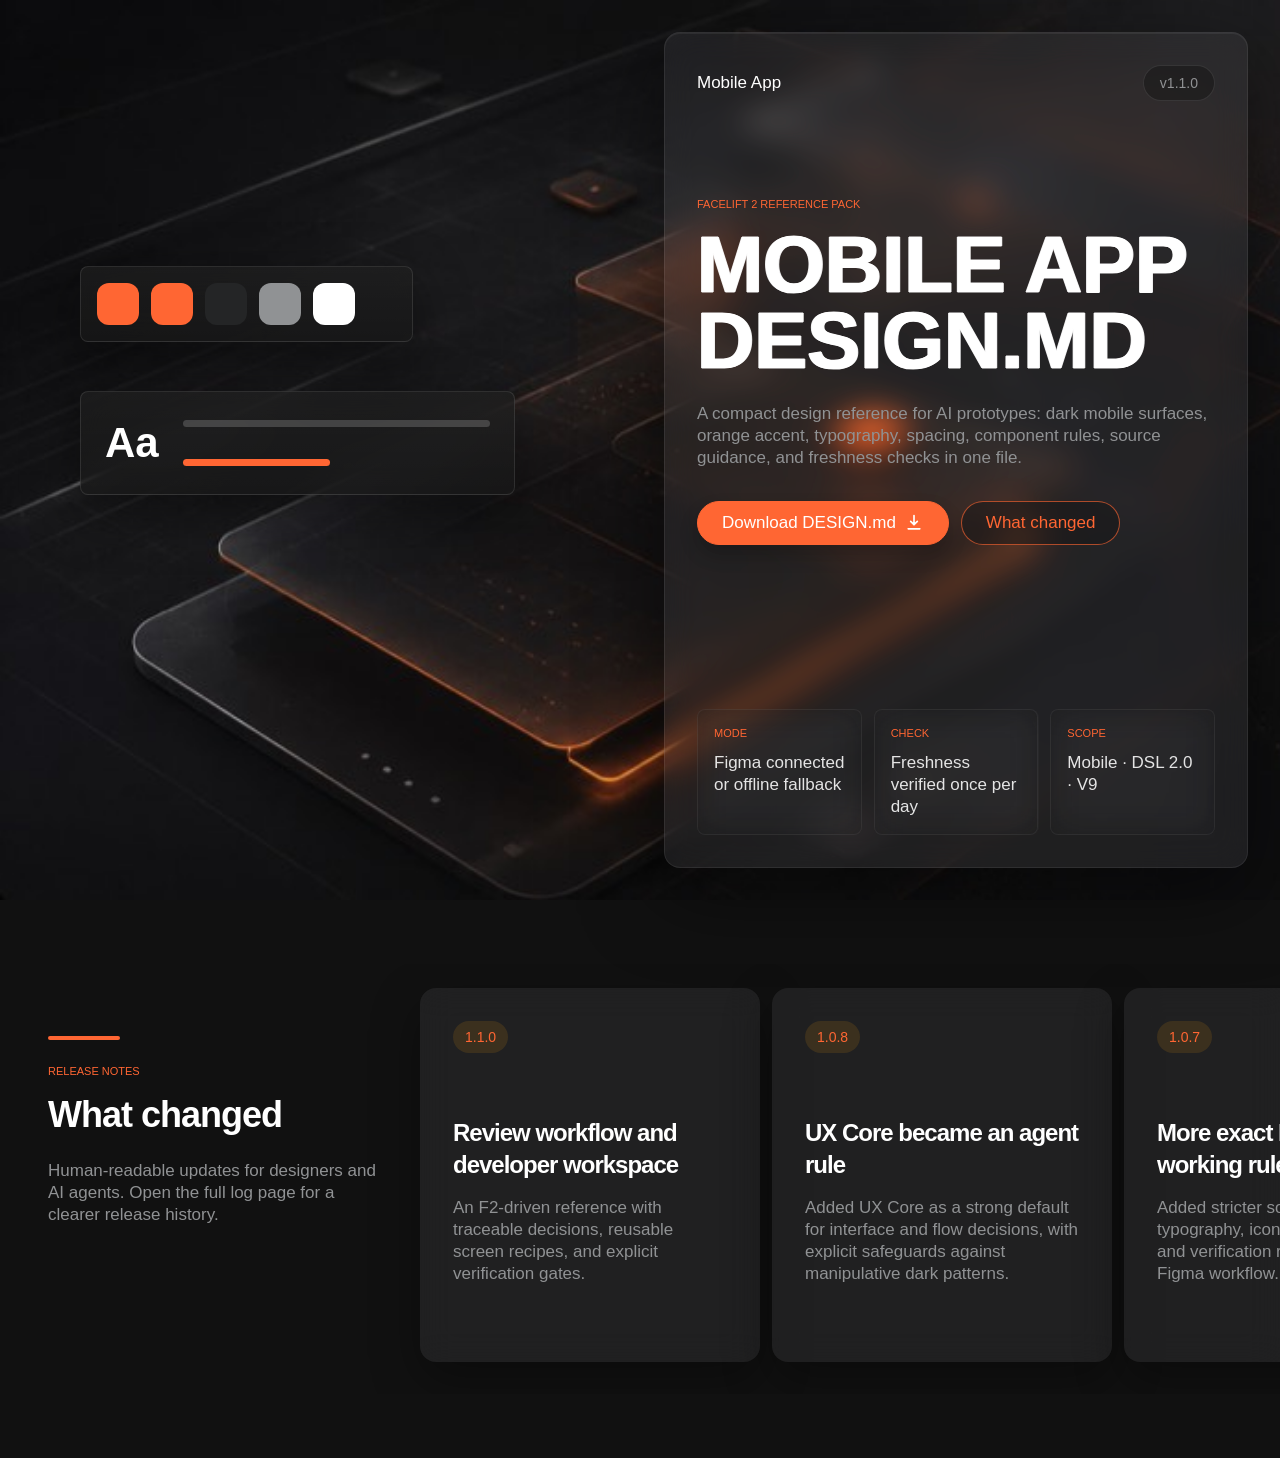
<file: docs/index.html>
<!doctype html>
<html lang="en">
  <head>
    <meta charset="utf-8" />
    <meta name="viewport" content="width=device-width, initial-scale=1" />
    <title>Mobile App DESIGN.md</title>
    <meta
      name="description"
      content="A reusable Mobile App design reference for AI-assisted prototypes."
    />
    <link rel="stylesheet" href="./styles.css" />
    <link rel="stylesheet" href="./layout-fix.css?v=release-header-fix-20260720" />
  </head>
  <body>
    <main class="page-shell">
      <section class="hero" aria-labelledby="page-title">
        <div class="scene" aria-hidden="true">
          <div class="token-card token-card--colors">
            <span></span>
            <span></span>
            <span></span>
            <span></span>
            <span></span>
          </div>
          <div class="token-card token-card--type">
            <b>Aa</b>
            <span></span>
            <span></span>
          </div>
        </div>

        <section class="content-card">
          <header class="topbar" aria-label="Page header">
            <a class="brand" href="./index.html">
              <span>Mobile App</span>
            </a>
            <span class="version">v1.1.0</span>
          </header>

          <div class="hero-copy">
            <p class="eyebrow">Facelift 2 reference pack</p>
            <h1 id="page-title">Mobile App DESIGN.md</h1>
            <p class="summary">
              A compact design reference for AI prototypes: dark mobile surfaces,
              orange accent, typography, spacing, component rules, source guidance,
              and freshness checks in one file.
            </p>
          </div>

          <div class="actions" aria-label="Primary actions">
            <a
              class="button button--primary"
              href="./DESIGN.md"
              download="DESIGN.md"
              data-download-md
            >
              <span>Download DESIGN.md</span>
              <svg viewBox="0 0 24 24" aria-hidden="true">
                <path
                  d="M12 3v11m0 0 4-4m-4 4-4-4M5 19h14"
                  fill="none"
                  stroke="currentColor"
                  stroke-width="2"
                  stroke-linecap="round"
                  stroke-linejoin="round"
                />
              </svg>
            </a>
            <a class="button button--secondary" href="./changelog.html">What changed</a>
          </div>

          <dl class="meta-grid" aria-label="Design reference details">
            <div>
              <dt>Mode</dt>
              <dd>Figma connected or offline fallback</dd>
            </div>
            <div>
              <dt>Check</dt>
              <dd>Freshness verified once per day</dd>
            </div>
            <div>
              <dt>Scope</dt>
              <dd>Mobile · DSL 2.0 · V9</dd>
            </div>
          </dl>
        </section>
      </section>

      <section class="updates" id="updates" aria-labelledby="updates-title">
        <div class="update-grid" aria-label="Recent release notes">
          <div class="updates__header">
            <p class="eyebrow">Release notes</p>
            <h2 id="updates-title">What changed</h2>
            <p>
              Human-readable updates for designers and AI agents. Open the full
              log page for a clearer release history.
            </p>
          </div>

          <a class="update-card" href="./changelog.html#v1-1-0" data-update-modal="v1-1-0"><span class="update-card__version">1.1.0</span><h3>Review workflow and developer workspace</h3><p>An F2-driven reference with traceable decisions, reusable screen recipes, and explicit verification gates.</p></a>

          <a class="update-card" href="./changelog.html#v1-0-8" data-update-modal="v1-0-8">
            <span class="update-card__version">1.0.8</span>
            <h3>UX Core became an agent rule</h3>
            <p>
              Added UX Core as a strong default for interface and flow decisions,
              with explicit safeguards against manipulative dark patterns.
            </p>
          </a>

          <a class="update-card" href="./changelog.html#v1-0-7" data-update-modal="v1-0-7">
            <span class="update-card__version">1.0.7</span>
            <h3>More exact Figma working rules</h3>
            <p>
              Added stricter source, spacing, typography, icon, card, category,
              and verification rules from the active Figma workflow.
            </p>
          </a>

          <a class="update-card" href="./changelog.html#v1-0-6" data-update-modal="v1-0-6">
            <span class="update-card__version">1.0.6</span>
            <h3>DSL rules became mandatory</h3>
            <p>
              Locked the rule that design references, review pages, and AI
              outputs must use Mobile App tokens, styles, spacing, radii, and
              components instead of invented values.
            </p>
          </a>

          <a class="update-card" href="./changelog.html#v1-0-5" data-update-modal="v1-0-5">
            <span class="update-card__version">1.0.5</span>
            <h3>Sharper AI-agent rules</h3>
            <p>
              Added stricter guidance for exact source transfer, no invented
              values, token/style binding, and clear DRAFT labeling when a
              source node is unavailable.
            </p>
          </a>

          <a class="update-card" href="./changelog.html#v1-0-4" data-update-modal="v1-0-4">
            <span class="update-card__version">1.0.4</span>
            <h3>Expanded Facelift 2 coverage</h3>
            <p>
              Documented the F2 direction for airier dark surfaces, orange
              active states, glass plates, Tabbar, Top Navigation, badges, and
              migration decisions.
            </p>
          </a>

          <a class="update-card" href="./changelog.html#v1-0-3" data-update-modal="v1-0-3">
            <span class="update-card__version">1.0.3</span>
            <h3>Added source links and fallbacks</h3>
            <p>
              Added Figma source references, connected-mode recommendations,
              offline fallback tokens, and once-per-day freshness checks.
            </p>
          </a>

          <a class="update-card" href="./changelog.html#v1-0-2" data-update-modal="v1-0-2">
            <span class="update-card__version">1.0.2</span>
            <h3>Online package added</h3>
            <p>
              Added the downloadable package, canonical links, a lightweight
              version manifest, and a first public landing page.
            </p>
          </a>

          <a class="update-card" href="./changelog.html#v1-0-1" data-update-modal="v1-0-1">
            <span class="update-card__version">1.0.1</span>
            <h3>Freshness checks</h3>
            <p>
              Taught agents to verify the canonical version once per day and
              warn clearly when a local file is stale.
            </p>
          </a>

          <a class="update-card" href="./changelog.html#v1-0-0" data-update-modal="v1-0-0">
            <span class="update-card__version">1.0.0</span>
            <h3>First usable draft</h3>
            <p>
              Collected the first compact rules for colors, typography,
              components, Figma sources, and AI-agent usage.
            </p>
          </a>

          <a class="update-card update-card--show-all" href="./changelog.html">
            <span>Show all</span>
          </a>
        </div>
      </section>
    </main>

    <div class="update-modal" hidden>
      <div class="update-modal__scrim" data-close-update-modal></div>
      <section
        class="update-modal__panel"
        role="dialog"
        aria-modal="true"
        aria-labelledby="update-modal-title"
        aria-describedby="update-modal-body"
        tabindex="-1"
      >
        <button class="update-modal__close" type="button" aria-label="Close update details" data-close-update-modal>
          <svg viewBox="0 0 24 24" aria-hidden="true">
            <path
              d="m6 6 12 12M18 6 6 18"
              fill="none"
              stroke="currentColor"
              stroke-width="2"
              stroke-linecap="round"
            />
          </svg>
        </button>
        <span class="update-modal__version"></span>
        <div class="update-modal__content">
          <h2 id="update-modal-title"></h2>
          <p id="update-modal-body"></p>
          <span class="update-modal__section-label">Included</span>
          <ul class="update-modal__list"></ul>
        </div>
      </section>
    </div>

    <script src="./design-md-data.js?v=1.1.0"></script>
    <script>
      const updates = {
        "v1-1-0": {"version": "1.1.0", "title": "Review workflow and developer workspace", "body": "An F2-driven reference with traceable decisions, reusable screen recipes, and explicit verification gates.", "items": ["Separate observed, proposed, approved, implemented, and verified states.", "Review variants in small visual packets and continue independent work.", "Keep visual generation separate from jurisdiction and product behavior.", "Inspect components, resize screens, compare generations, and export matching recipes.", "Retain instrument-label meanings while adopting their approved shared neutral F1/F2 treatment."]},
        "v1-0-8": {
          version: "1.0.8",
          title: "UX Core became an agent rule",
          body: "This update makes cognitive UX heuristics part of the agent's normal interface and flow design process without replacing the Mobile App design system.",
          items: [
            "Use applicable UX Core heuristics as a strong default for roughly 80% of discretionary UX decisions.",
            "Translate selected heuristics into concrete hierarchy, wording, grouping, feedback, disclosure, and interaction decisions.",
            "Do not use framing, anchoring, loss aversion, authority, social proof, defaults, or urgency to create dark patterns."
          ]
        },
        "v1-0-7": {
          version: "1.0.7",
          title: "More exact Figma working rules",
          body: "This update brought the public agent reference closer to the active Mobile App Figma working rules.",
          items: [
            "Fix broken masters instead of patching visible instances and preserve text-style bindings.",
            "Use exact spacing variables, source icon instances, and established card/category patterns.",
            "Verify affected components visually and keep repeated structures reusable."
          ]
        },
        "v1-0-6": {
          version: "1.0.6",
          title: "DSL rules became mandatory",
          body: "This update makes the reference stricter: every visible artifact should use the Mobile App design system instead of plausible one-off values.",
          items: [
            "Use existing tokens, text styles, spacing, radii, effects, icons, and components first.",
            "Translate requests like more air, larger text, or stronger rounding through the DSL scale.",
            "Update DESIGN.md, changelog, manifest, and the site when substantial DSL or agent rules change."
          ]
        },
        "v1-0-5": {
          version: "1.0.5",
          title: "Sharper AI-agent rules",
          body: "This update tightens the working rules for AI agents using the Mobile App reference pack.",
          items: [
            "Transfer source values exactly instead of inventing plausible replacements.",
            "Keep Figma text styles, color variables, spacing, radii, and component bindings intact.",
            "Use DRAFT labels only when a real source node is technically unavailable."
          ]
        },
        "v1-0-4": {
          version: "1.0.4",
          title: "Expanded Facelift 2 coverage",
          body: "The reference now describes more of the Facelift 2 direction for mobile surfaces and navigation.",
          items: [
            "Airier dark UI with matte-glass plates where the product actually uses them.",
            "One orange accent source for active states and emphasis.",
            "Migration notes for Tabbar, Top Navigation, badges, and stage-based component decisions."
          ]
        },
        "v1-0-3": {
          version: "1.0.3",
          title: "Added source links and fallbacks",
          body: "This version makes the source-of-truth path clearer for people and AI tools.",
          items: [
            "Added Figma source references for connected workflows.",
            "Documented offline fallback rules when Figma access is unavailable.",
            "Added once-per-day freshness checks for long-running work."
          ]
        },
        "v1-0-2": {
          version: "1.0.2",
          title: "Online package added",
          body: "The DESIGN.md package became easier to share and download from a small landing page.",
          items: [
            "Added a downloadable DESIGN.md flow.",
            "Added canonical links and a lightweight version manifest.",
            "Separated the human-readable changelog from the technical markdown file."
          ]
        },
        "v1-0-1": {
          version: "1.0.1",
          title: "Freshness checks",
          body: "AI agents now have a clear rule for checking whether their local reference is still current.",
          items: [
            "Verify the canonical version once per day.",
            "Warn clearly when the local file is stale.",
            "Continue using the file only after the freshness status is known."
          ]
        },
        "v1-0-0": {
          version: "1.0.0",
          title: "First usable draft",
          body: "The first compact reference collected the essentials needed for AI-assisted mobile prototypes.",
          items: [
            "Core colors, typography, spacing, and component rules.",
            "Links to the main Figma sources.",
            "Initial guidance for connected and offline usage."
          ]
        }
      };

      const modal = document.querySelector(".update-modal");
      const modalPanel = document.querySelector(".update-modal__panel");
      const modalVersion = document.querySelector(".update-modal__version");
      const modalTitle = document.querySelector("#update-modal-title");
      const modalBody = document.querySelector("#update-modal-body");
      const modalList = document.querySelector(".update-modal__list");
      function openUpdateModal(id) {
        const update = updates[id];
        if (!modal || !update) return;
        modalVersion.textContent = update.version;
        modalTitle.textContent = update.title;
        modalBody.textContent = update.body;
        modalList.replaceChildren(
          ...update.items.map((item) => {
            const li = document.createElement("li");
            li.textContent = item;
            return li;
          })
        );
        modal.hidden = false;
        document.body.classList.add("modal-open");
        requestAnimationFrame(() => {
          modal.classList.add("is-open");
          modalPanel?.focus();
        });
      }

      function closeUpdateModal() {
        if (!modal) return;
        modal.classList.remove("is-open");
        document.body.classList.remove("modal-open");
        window.setTimeout(() => {
          modal.hidden = true;
        }, 180);
      }

      document.querySelectorAll("[data-update-modal]").forEach((card) => {
        card.addEventListener("click", (event) => {
          event.preventDefault();
          openUpdateModal(card.getAttribute("data-update-modal"));
        });
      });

      document.querySelectorAll("[data-close-update-modal]").forEach((control) => {
        control.addEventListener("click", closeUpdateModal);
      });

      document.addEventListener("keydown", (event) => {
        if (event.key === "Escape" && modal && !modal.hidden) {
          closeUpdateModal();
        }
      });

    </script>
  <script>document.querySelectorAll('[data-download-md]').forEach(link => {
          link.addEventListener('click', event => {
            const data = window.MOBILE_APP_DESIGN_MD;
            if (!data) return;
            event.preventDefault();
            const url = URL.createObjectURL(new Blob([data.design], {type:'text/markdown;charset=utf-8'}));
            const anchor = document.createElement('a'); anchor.href = url; anchor.download = 'DESIGN.md';
            anchor.click(); setTimeout(() => URL.revokeObjectURL(url), 1000);
          }); });</script>
</body>
</html>
</file>
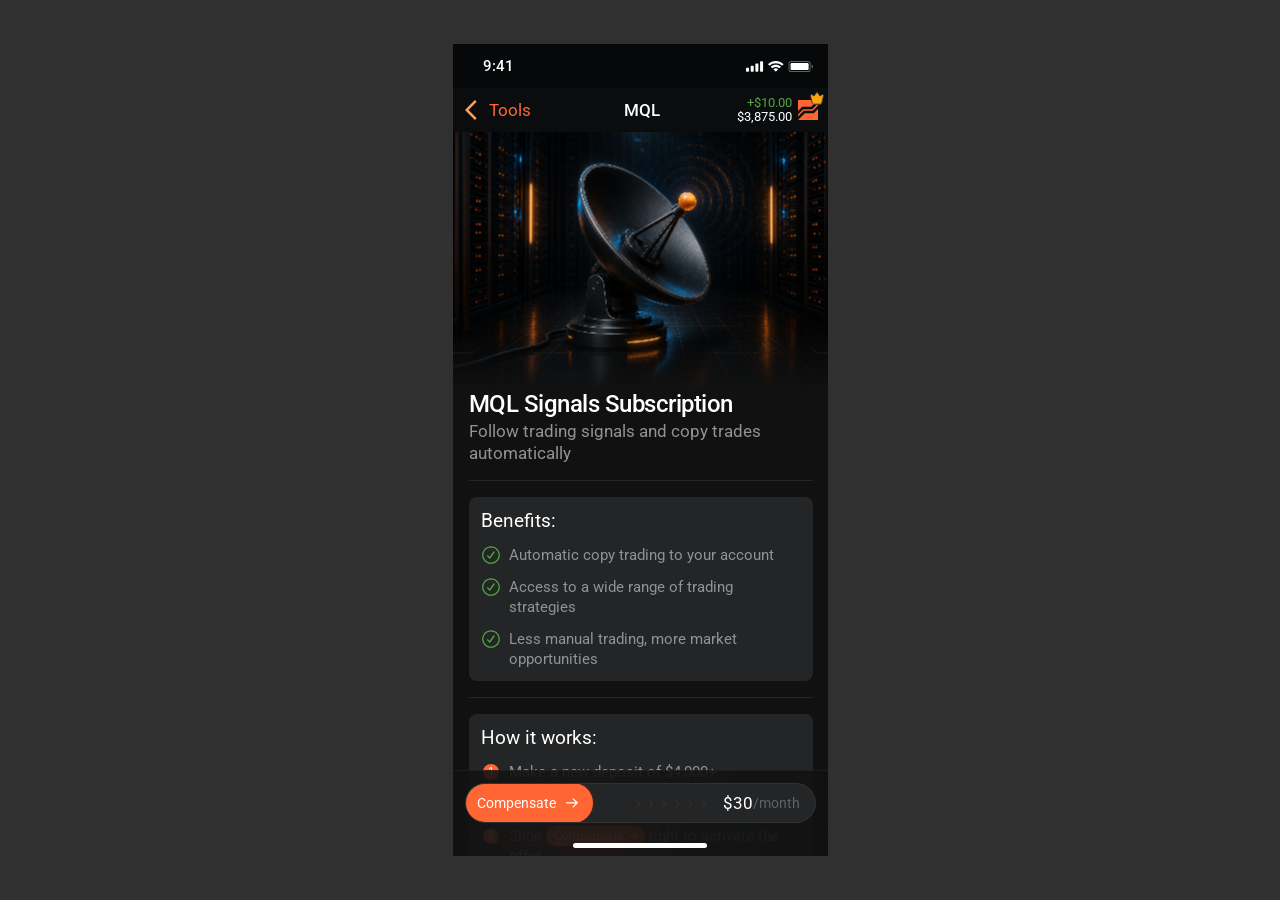
<file: docs/prototypes/mql-compensation/index.html>
<!doctype html>
<html lang="en">
<head>
  <meta charset="utf-8">
  <meta name="viewport" content="width=device-width, initial-scale=1, viewport-fit=cover">
  <meta name="theme-color" content="#111111">
  <title>MQL Compensation Prototype</title>
  <link rel="stylesheet" href="./styles.css?v=3">
</head>
<body>
  <div class="phone" data-state="idle">
    <div class="status-bar" aria-label="iPhone status bar">
      <span>9:41</span>
      <img src="./assets/status-icons.svg" alt="">
    </div>

    <header class="nav-bar">
      <button type="button" class="back-button" aria-label="Back to Tools">
        <img src="./assets/back.svg" alt="">
        <span>Tools</span>
      </button>
      <strong>MQL</strong>
      <div class="account" aria-label="Account balance 3,875 dollars">
        <span class="account-copy"><b>+$10.00</b><span>$3,875.00</span></span>
        <span class="account-icon">
          <img src="./assets/account-logo.svg" alt="">
          <img src="./assets/account-status.svg" alt="">
        </span>
      </div>
    </header>

    <main class="content">
      <div class="hero"><img src="./assets/mql-satellite.png" alt="Satellite dish in a dark server room"></div>

      <section class="main-info">
        <div class="intro">
          <h1>MQL Signals Subscription</h1>
          <p>Follow trading signals and copy trades automatically</p>
        </div>

        <div class="divider"></div>

        <article class="card">
          <h2>Benefits:</h2>
          <ul class="benefits">
            <li><span class="icon icon-check" aria-hidden="true"></span><span>Automatic copy trading to your account</span></li>
            <li><span class="icon icon-check" aria-hidden="true"></span><span>Access to a wide range of trading strategies</span></li>
            <li><span class="icon icon-check" aria-hidden="true"></span><span>Less manual trading, more market opportunities</span></li>
          </ul>
        </article>

        <div class="divider"></div>

        <article class="card how-card">
          <h2>How it works:</h2>
          <ol class="steps">
            <li><span class="step-number">1</span><span>Make a new deposit of $4,000+</span></li>
            <li><span class="step-number">2</span><span>Subscribe to MQL Signals</span></li>
            <li>
              <span class="step-number">3</span>
              <span>Slide <span class="inline-button">Compensate <img src="./assets/button-arrow.svg" alt=""></span> right to activate the offer</span>
            </li>
            <li><span class="step-number">4</span><span>Receive compensation of up to $30/month</span></li>
          </ol>
        </article>
      </section>
    </main>

    <footer class="toolbar">
      <div class="slider-track">
        <div class="slide-state">
          <div class="chevrons" aria-hidden="true">
            <span class="icon icon-chevron"></span>
            <span class="icon icon-chevron"></span>
            <span class="icon icon-chevron"></span>
            <span class="icon icon-chevron"></span>
            <span class="icon icon-chevron"></span>
            <span class="icon icon-chevron"></span>
          </div>
          <div class="price"><b>$30</b><span>/month</span></div>
          <button class="slider-thumb" type="button" aria-label="Slide right to request compensation">
            <span>Compensate</span><img src="./assets/button-arrow.svg" alt="">
          </button>
        </div>

        <div class="requested-state" aria-live="polite" aria-hidden="true">
          <span class="requested-copy"><span class="icon icon-clock" aria-hidden="true"></span>Compensation requested</span>
          <div class="price"><b>$30</b><span>/month</span></div>
        </div>
      </div>
      <div class="home-indicator" aria-hidden="true"></div>
    </footer>
  </div>
  <script src="./app.js?v=3"></script>
</body>
</html>
</file>
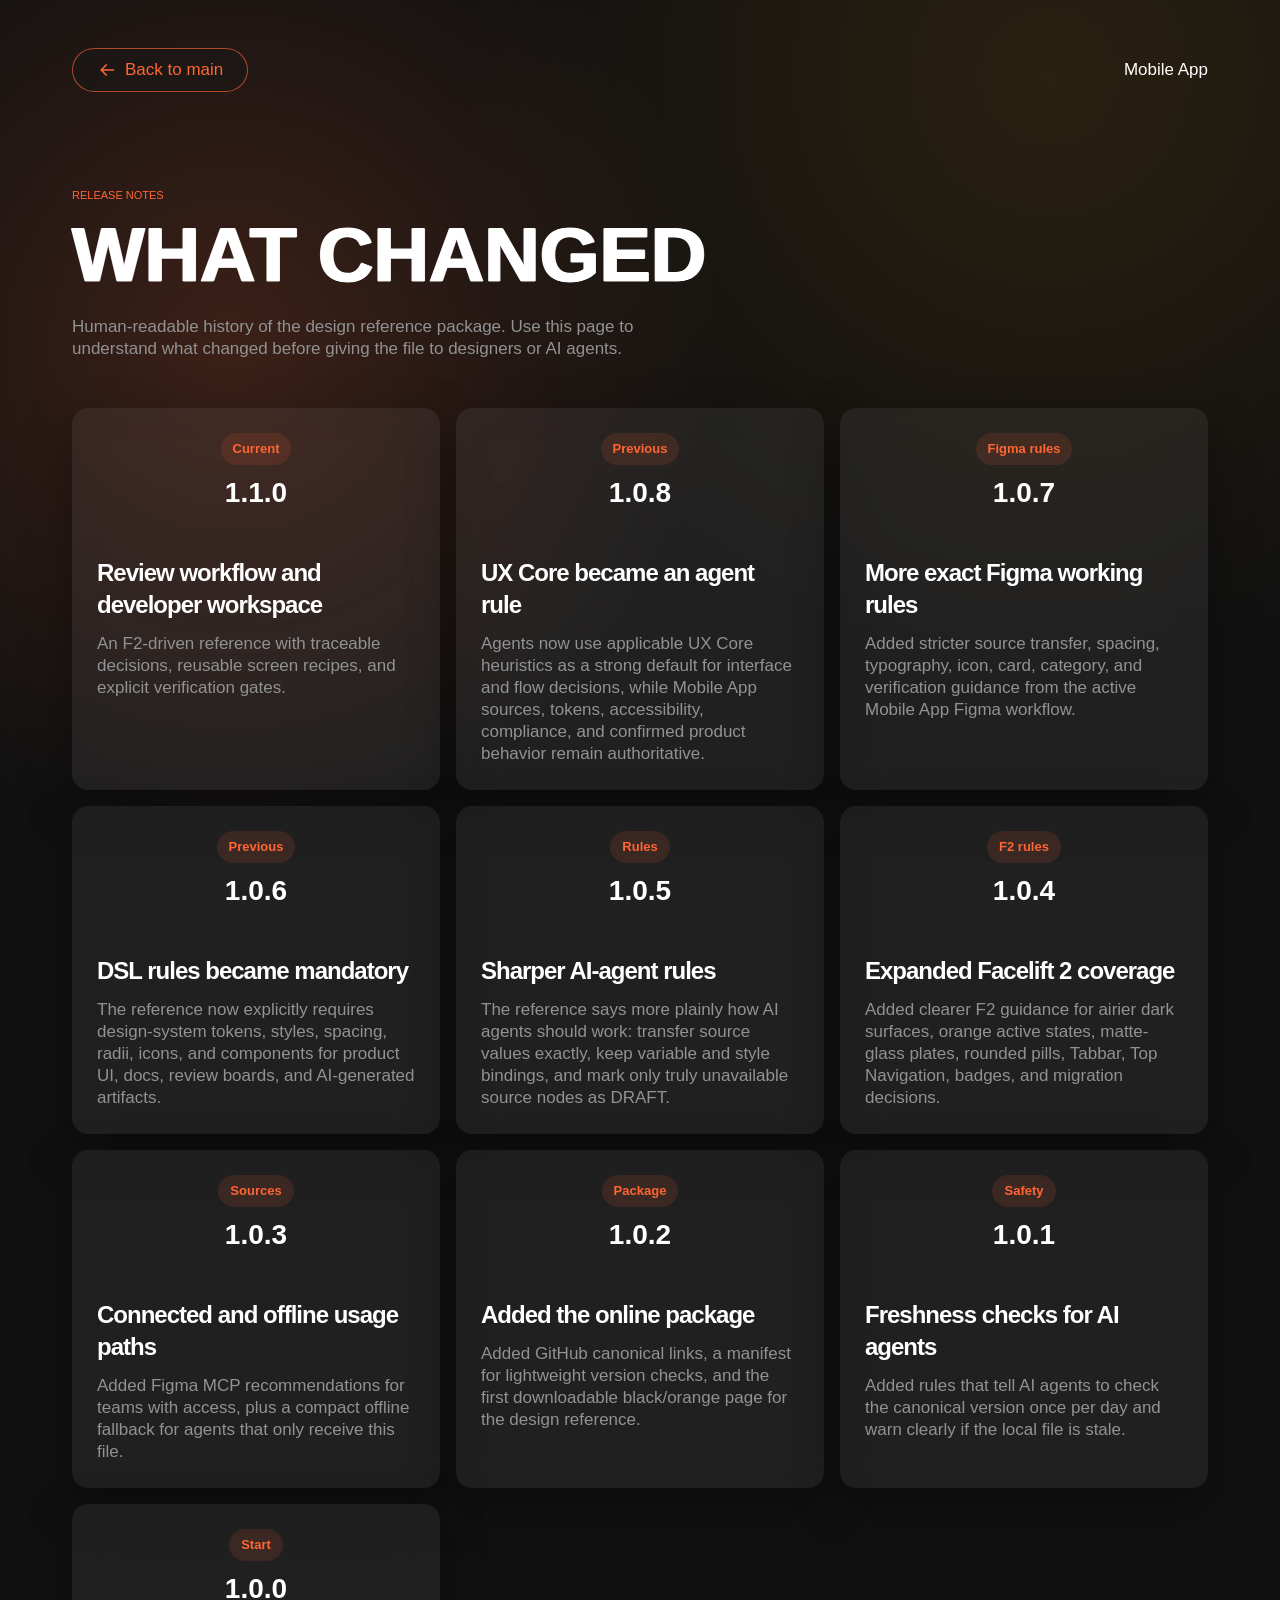
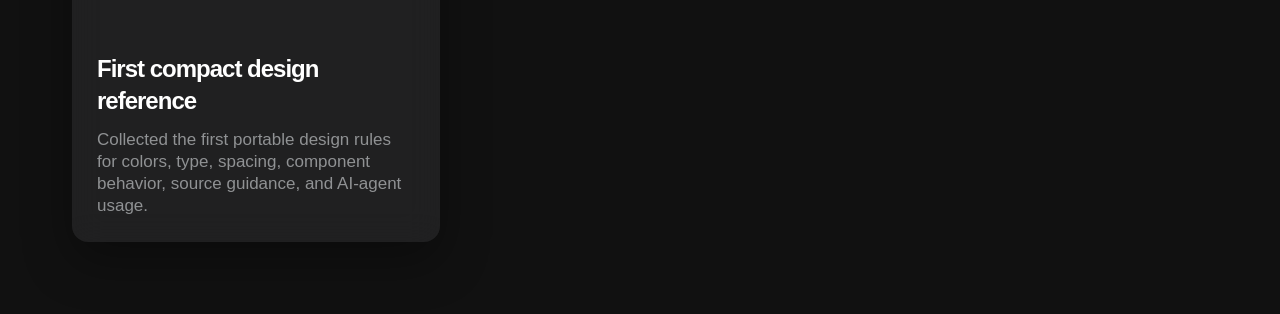
<file: docs/changelog.html>
<!doctype html>
<html lang="en">
  <head>
    <meta charset="utf-8" />
    <meta name="viewport" content="width=device-width, initial-scale=1" />
    <title>What changed · Mobile App DESIGN.md</title>
    <meta
      name="description"
      content="Human-readable release notes for the Mobile App DESIGN.md package."
    />
    <link rel="stylesheet" href="./styles.css" />
    <link rel="stylesheet" href="./layout-fix.css?v=glass-606264-20-20" />
  <style>.log-back span{white-space:nowrap}</style>
</head>
  <body>
    <main class="page-shell page-shell--log">
      <section class="log-hero" aria-labelledby="log-title">
        <header class="topbar log-topbar" aria-label="Page header">
          <a class="button button--secondary button--compact log-back" href="./index.html">
            <svg viewBox="0 0 24 24" aria-hidden="true">
              <path
                d="M20 12H5m0 0 6-6m-6 6 6 6"
                fill="none"
                stroke="currentColor"
                stroke-width="2"
                stroke-linecap="round"
                stroke-linejoin="round"
              />
            </svg>
            <span>Back to main</span>
          </a>
          <a class="brand" href="./index.html">
            <span>Mobile App</span>
          </a>
        </header>

        <div class="log-heading">
          <p class="eyebrow">Release notes</p>
          <h1 id="log-title">What changed</h1>
          <p class="summary">
            Human-readable history of the design reference package. Use this page
            to understand what changed before giving the file to designers or AI agents.
          </p>
        </div>
      </section>

      <section class="log-list" aria-label="Release history">
        <a class="log-card log-card--current" id="v1-1-0" href="#v1-1-0" data-update-modal="v1-1-0"><div class="log-card__meta"><span>Current</span><strong>1.1.0</strong></div><div class="log-card__body"><h2>Review workflow and developer workspace</h2><p>An F2-driven reference with traceable decisions, reusable screen recipes, and explicit verification gates.</p></div></a>
        <a class="log-card" id="v1-0-8" href="#v1-0-8" data-update-modal="v1-0-8">
          <div class="log-card__meta">
            <span>Previous</span>
            <strong>1.0.8</strong>
          </div>
          <div class="log-card__body">
            <h2>UX Core became an agent rule</h2>
            <p>
              Agents now use applicable UX Core heuristics as a strong default
              for interface and flow decisions, while Mobile App sources, tokens,
              accessibility, compliance, and confirmed product behavior remain authoritative.
            </p>
          </div>
        </a>

        <a class="log-card" id="v1-0-7" href="#v1-0-7" data-update-modal="v1-0-7">
          <div class="log-card__meta">
            <span>Figma rules</span>
            <strong>1.0.7</strong>
          </div>
          <div class="log-card__body">
            <h2>More exact Figma working rules</h2>
            <p>
              Added stricter source transfer, spacing, typography, icon,
              card, category, and verification guidance from the active
              Mobile App Figma workflow.
            </p>
          </div>
        </a>

        <a class="log-card" id="v1-0-6" href="#v1-0-6" data-update-modal="v1-0-6">
          <div class="log-card__meta">
            <span>Previous</span>
            <strong>1.0.6</strong>
          </div>
          <div class="log-card__body">
            <h2>DSL rules became mandatory</h2>
            <p>
              The reference now explicitly requires design-system tokens,
              styles, spacing, radii, icons, and components for product UI,
              docs, review boards, and AI-generated artifacts.
            </p>
          </div>
        </a>

        <a class="log-card" id="v1-0-5" href="#v1-0-5" data-update-modal="v1-0-5">
          <div class="log-card__meta">
            <span>Rules</span>
            <strong>1.0.5</strong>
          </div>
          <div class="log-card__body">
            <h2>Sharper AI-agent rules</h2>
            <p>
              The reference says more plainly how AI agents should work:
              transfer source values exactly, keep variable and style bindings,
              and mark only truly unavailable source nodes as DRAFT.
            </p>
          </div>
        </a>

        <a class="log-card" id="v1-0-4" href="#v1-0-4" data-update-modal="v1-0-4">
          <div class="log-card__meta">
            <span>F2 rules</span>
            <strong>1.0.4</strong>
          </div>
          <div class="log-card__body">
            <h2>Expanded Facelift 2 coverage</h2>
            <p>
              Added clearer F2 guidance for airier dark surfaces, orange active
              states, matte-glass plates, rounded pills, Tabbar, Top Navigation,
              badges, and migration decisions.
            </p>
          </div>
        </a>

        <a class="log-card" id="v1-0-3" href="#v1-0-3" data-update-modal="v1-0-3">
          <div class="log-card__meta">
            <span>Sources</span>
            <strong>1.0.3</strong>
          </div>
          <div class="log-card__body">
            <h2>Connected and offline usage paths</h2>
            <p>
              Added Figma MCP recommendations for teams with access, plus a
              compact offline fallback for agents that only receive this file.
            </p>
          </div>
        </a>

        <a class="log-card" id="v1-0-2" href="#v1-0-2" data-update-modal="v1-0-2">
          <div class="log-card__meta">
            <span>Package</span>
            <strong>1.0.2</strong>
          </div>
          <div class="log-card__body">
            <h2>Added the online package</h2>
            <p>
              Added GitHub canonical links, a manifest for lightweight version
              checks, and the first downloadable black/orange page for the
              design reference.
            </p>
          </div>
        </a>

        <a class="log-card" id="v1-0-1" href="#v1-0-1" data-update-modal="v1-0-1">
          <div class="log-card__meta">
            <span>Safety</span>
            <strong>1.0.1</strong>
          </div>
          <div class="log-card__body">
            <h2>Freshness checks for AI agents</h2>
            <p>
              Added rules that tell AI agents to check the canonical version once
              per day and warn clearly if the local file is stale.
            </p>
          </div>
        </a>

        <a class="log-card" id="v1-0-0" href="#v1-0-0" data-update-modal="v1-0-0">
          <div class="log-card__meta">
            <span>Start</span>
            <strong>1.0.0</strong>
          </div>
          <div class="log-card__body">
            <h2>First compact design reference</h2>
            <p>
              Collected the first portable design rules for colors, type,
              spacing, component behavior, source guidance, and AI-agent usage.
            </p>
          </div>
        </a>
      </section>
    </main>

    <div class="update-modal" hidden>
      <div class="update-modal__scrim" data-close-update-modal></div>
      <section
        class="update-modal__panel"
        role="dialog"
        aria-modal="true"
        aria-labelledby="update-modal-title"
        aria-describedby="update-modal-body"
        tabindex="-1"
      >
        <button class="update-modal__close" type="button" aria-label="Close update details" data-close-update-modal>
          <svg viewBox="0 0 24 24" aria-hidden="true">
            <path
              d="m6 6 12 12M18 6 6 18"
              fill="none"
              stroke="currentColor"
              stroke-width="2"
              stroke-linecap="round"
            />
          </svg>
        </button>
        <span class="update-modal__version"></span>
        <div class="update-modal__content">
          <h2 id="update-modal-title"></h2>
          <p id="update-modal-body"></p>
          <span class="update-modal__section-label">Included</span>
          <ul class="update-modal__list"></ul>
        </div>
      </section>
    </div>

    <script>
      const updates = {
        "v1-1-0": {"version": "1.1.0", "title": "Review workflow and developer workspace", "body": "An F2-driven reference with traceable decisions, reusable screen recipes, and explicit verification gates.", "items": ["Separate observed, proposed, approved, implemented, and verified states.", "Review variants in small visual packets and continue independent work.", "Keep visual generation separate from jurisdiction and product behavior.", "Inspect components, resize screens, compare generations, and export matching recipes.", "Retain instrument-label meanings while adopting their approved shared neutral F1/F2 treatment."]},
        "v1-0-8": {
          version: "1.0.8",
          title: "UX Core became an agent rule",
          body: "This update makes cognitive UX heuristics part of the agent's normal interface and flow design process without replacing the Mobile App design system.",
          items: [
            "Use applicable UX Core heuristics as a strong default for roughly 80% of discretionary UX decisions.",
            "Translate selected heuristics into concrete hierarchy, wording, grouping, feedback, disclosure, and interaction decisions.",
            "Do not use framing, anchoring, loss aversion, authority, social proof, defaults, or urgency to create dark patterns."
          ]
        },
        "v1-0-7": {
          version: "1.0.7",
          title: "More exact Figma working rules",
          body: "This update brought the public agent reference closer to the active Mobile App Figma working rules.",
          items: [
            "Fix broken masters instead of patching visible instances and preserve text-style bindings.",
            "Use exact spacing variables, source icon instances, and established card/category patterns.",
            "Verify affected components visually and keep repeated structures reusable."
          ]
        },
        "v1-0-6": {
          version: "1.0.6",
          title: "DSL rules became mandatory",
          body: "This update makes the reference stricter: every visible artifact should use the Mobile App design system instead of plausible one-off values.",
          items: [
            "Use existing tokens, text styles, spacing, radii, effects, icons, and components first.",
            "Translate requests like more air, larger text, or stronger rounding through the DSL scale.",
            "Update DESIGN.md, changelog, manifest, and the site when substantial DSL or agent rules change."
          ]
        },
        "v1-0-5": {
          version: "1.0.5",
          title: "Sharper AI-agent rules",
          body: "This update tightens the working rules for AI agents using the Mobile App reference pack.",
          items: [
            "Transfer source values exactly instead of inventing plausible replacements.",
            "Keep Figma text styles, color variables, spacing, radii, and component bindings intact.",
            "Use DRAFT labels only when a real source node is technically unavailable."
          ]
        },
        "v1-0-4": {
          version: "1.0.4",
          title: "Expanded Facelift 2 coverage",
          body: "The reference now describes more of the Facelift 2 direction for mobile surfaces and navigation.",
          items: [
            "Airier dark UI with matte-glass plates where the product actually uses them.",
            "One orange accent source for active states and emphasis.",
            "Migration notes for Tabbar, Top Navigation, badges, and stage-based component decisions."
          ]
        },
        "v1-0-3": {
          version: "1.0.3",
          title: "Added source links and fallbacks",
          body: "This version makes the source-of-truth path clearer for people and AI tools.",
          items: [
            "Added Figma source references for connected workflows.",
            "Documented offline fallback rules when Figma access is unavailable.",
            "Added once-per-day freshness checks for long-running work."
          ]
        },
        "v1-0-2": {
          version: "1.0.2",
          title: "Online package added",
          body: "The DESIGN.md package became easier to share and download from a small landing page.",
          items: [
            "Added a downloadable DESIGN.md flow.",
            "Added canonical links and a lightweight version manifest.",
            "Separated the human-readable changelog from the technical markdown file."
          ]
        },
        "v1-0-1": {
          version: "1.0.1",
          title: "Freshness checks",
          body: "AI agents now have a clear rule for checking whether their local reference is still current.",
          items: [
            "Verify the canonical version once per day.",
            "Warn clearly when the local file is stale.",
            "Continue using the file only after the freshness status is known."
          ]
        },
        "v1-0-0": {
          version: "1.0.0",
          title: "First usable draft",
          body: "The first compact reference collected the essentials needed for AI-assisted mobile prototypes.",
          items: [
            "Core colors, typography, spacing, and component rules.",
            "Links to the main Figma sources.",
            "Initial guidance for connected and offline usage."
          ]
        }
      };

      const modal = document.querySelector(".update-modal");
      const modalPanel = document.querySelector(".update-modal__panel");
      const modalVersion = document.querySelector(".update-modal__version");
      const modalTitle = document.querySelector("#update-modal-title");
      const modalBody = document.querySelector("#update-modal-body");
      const modalList = document.querySelector(".update-modal__list");

      function openUpdateModal(id) {
        const update = updates[id];
        if (!modal || !update) return;
        modalVersion.textContent = update.version;
        modalTitle.textContent = update.title;
        modalBody.textContent = update.body;
        modalList.replaceChildren(
          ...update.items.map((item) => {
            const li = document.createElement("li");
            li.textContent = item;
            return li;
          })
        );
        modal.hidden = false;
        document.body.classList.add("modal-open");
        requestAnimationFrame(() => {
          modal.classList.add("is-open");
          modalPanel?.focus();
        });
      }

      function closeUpdateModal() {
        if (!modal) return;
        modal.classList.remove("is-open");
        document.body.classList.remove("modal-open");
        window.setTimeout(() => {
          modal.hidden = true;
        }, 180);
      }

      document.querySelectorAll("[data-update-modal]").forEach((card) => {
        card.addEventListener("click", (event) => {
          event.preventDefault();
          openUpdateModal(card.getAttribute("data-update-modal"));
        });
      });

      document.querySelectorAll("[data-close-update-modal]").forEach((control) => {
        control.addEventListener("click", closeUpdateModal);
      });

      document.addEventListener("keydown", (event) => {
        if (event.key === "Escape" && modal && !modal.hidden) {
          closeUpdateModal();
        }
      });
    </script>
  </body>
</html>
</file>
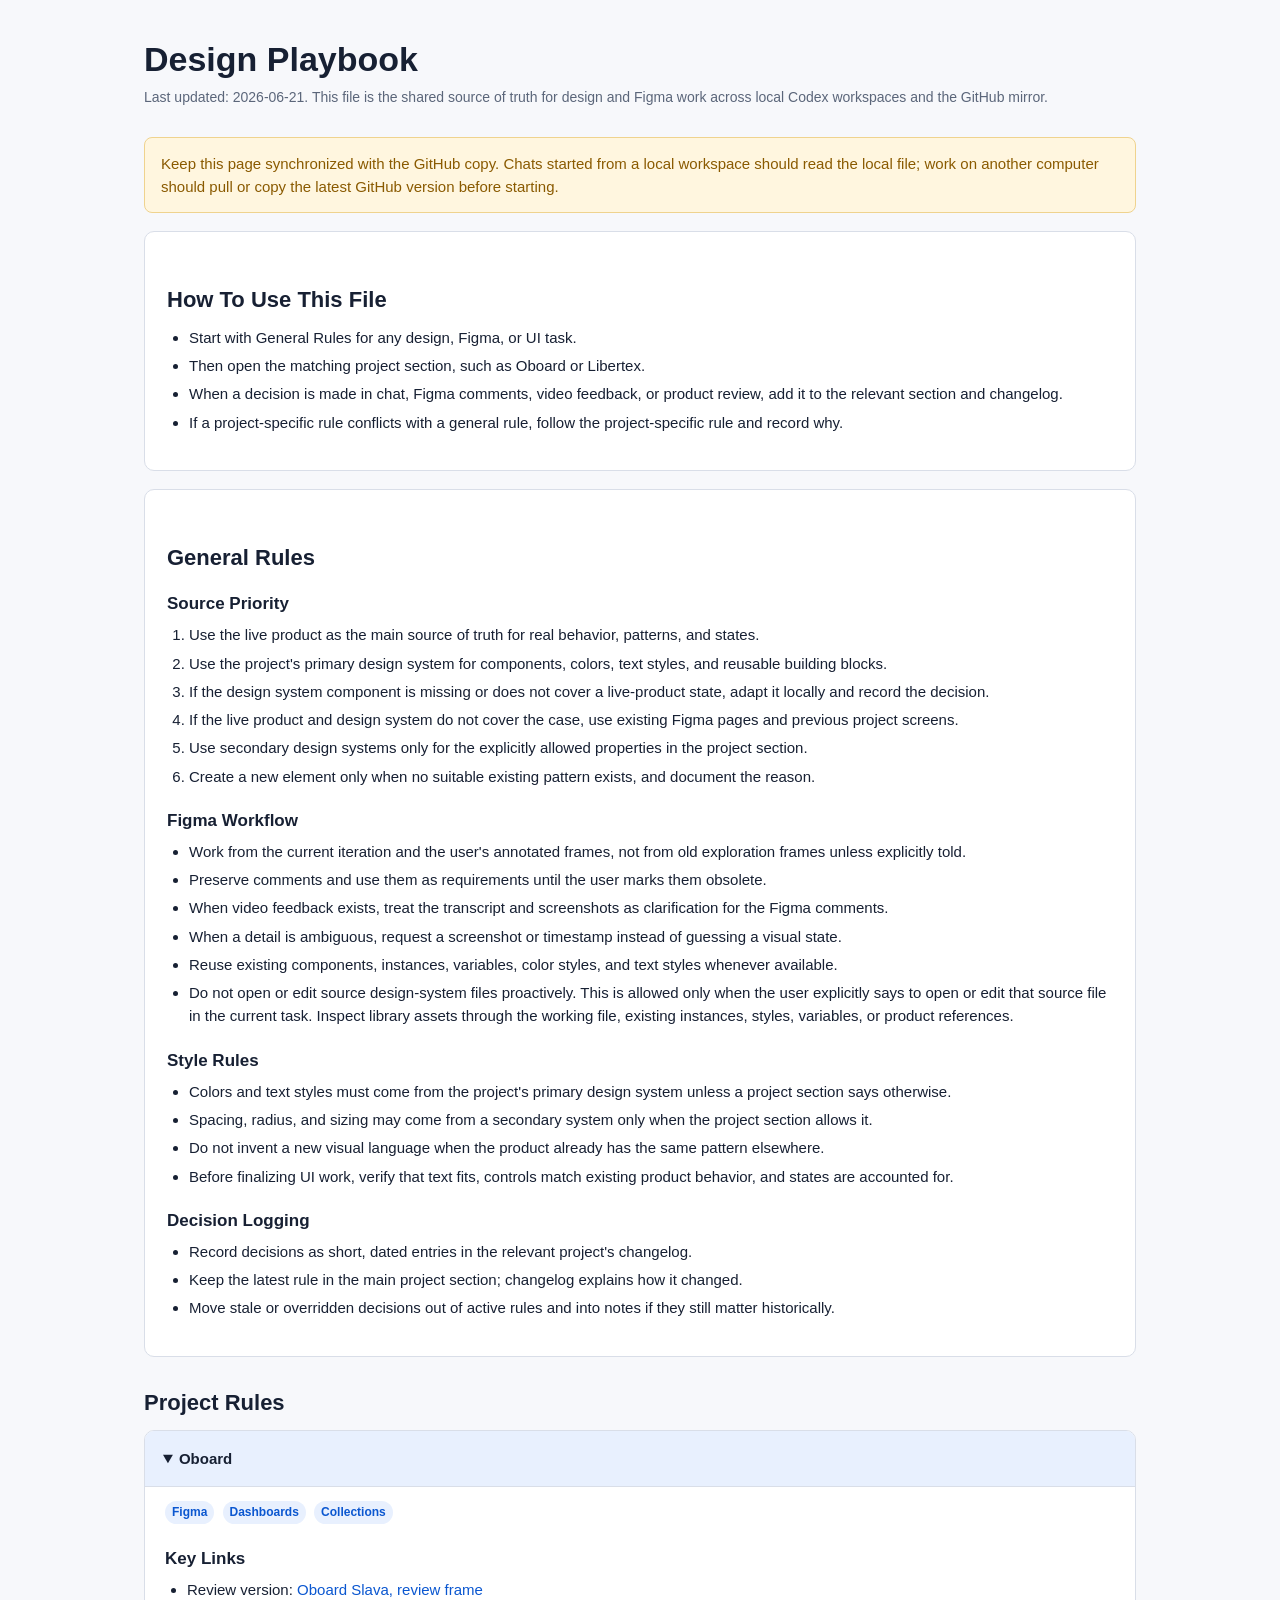
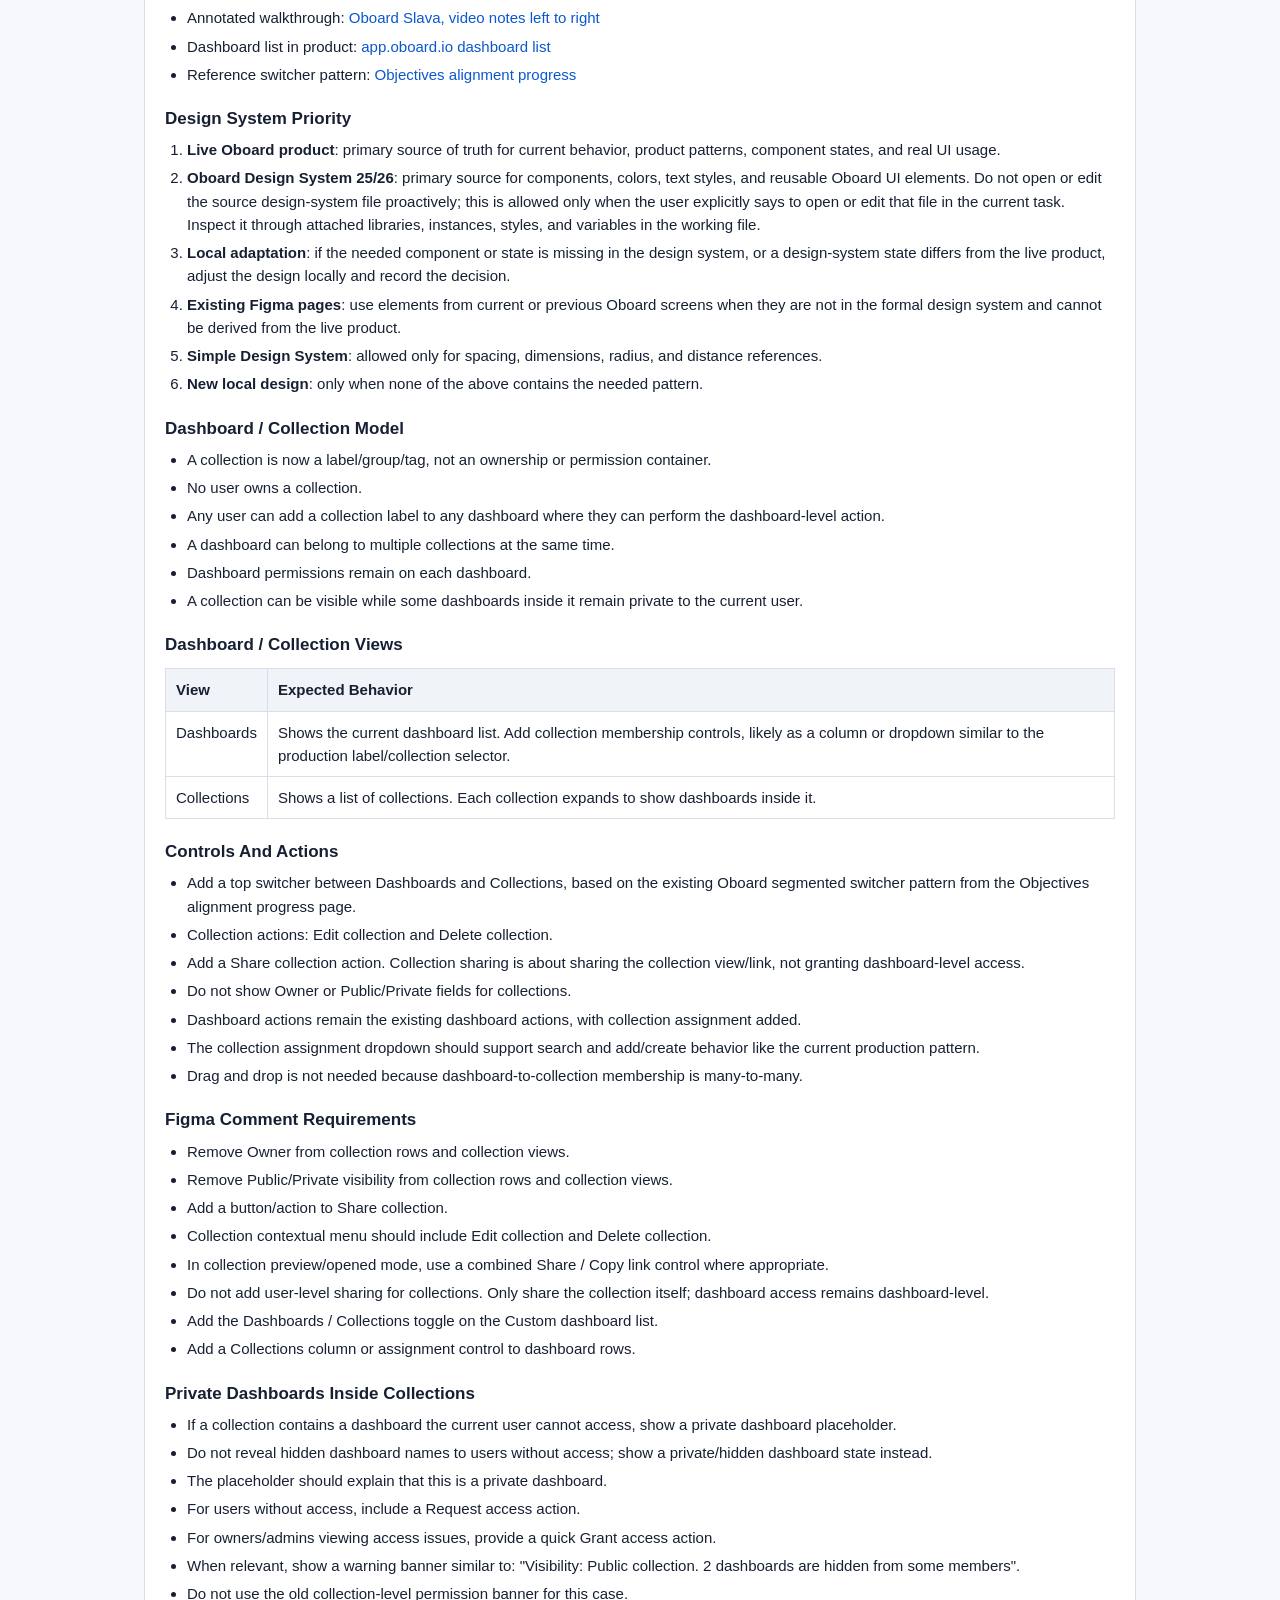
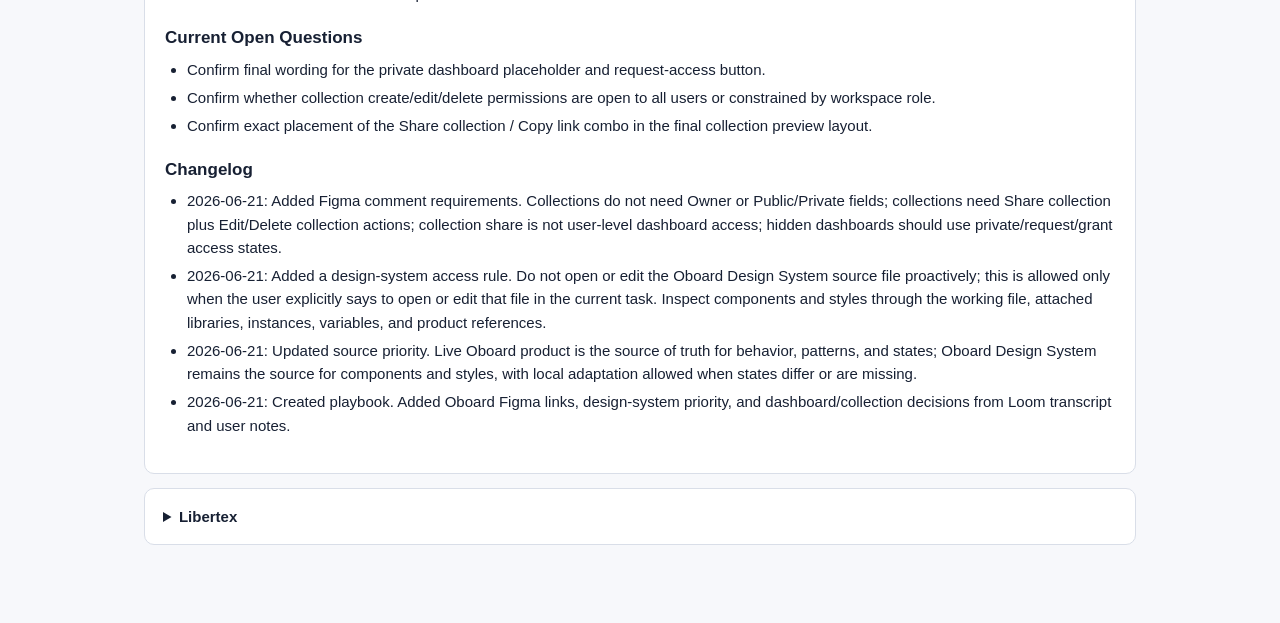
<file: docs/design/design-playbook.html>
<!doctype html>
<html lang="en">
<head>
  <meta charset="utf-8">
  <meta name="viewport" content="width=device-width, initial-scale=1">
  <title>Design Playbook</title>
  <style>
    :root {
      --bg: #f7f8fb;
      --panel: #ffffff;
      --text: #172033;
      --muted: #5b667a;
      --line: #d9dee8;
      --accent: #0b57d0;
      --accent-soft: #e8f0fe;
      --warn: #8a5a00;
      --warn-bg: #fff6df;
      --code: #eef1f6;
    }

    * {
      box-sizing: border-box;
    }

    body {
      margin: 0;
      background: var(--bg);
      color: var(--text);
      font: 15px/1.55 -apple-system, BlinkMacSystemFont, "Segoe UI", sans-serif;
    }

    main {
      max-width: 1040px;
      margin: 0 auto;
      padding: 40px 24px 64px;
    }

    header {
      margin-bottom: 28px;
    }

    h1 {
      margin: 0 0 8px;
      font-size: 34px;
      line-height: 1.15;
      letter-spacing: 0;
    }

    h2 {
      margin: 32px 0 12px;
      font-size: 22px;
      line-height: 1.25;
      letter-spacing: 0;
    }

    h3 {
      margin: 22px 0 8px;
      font-size: 17px;
      line-height: 1.3;
      letter-spacing: 0;
    }

    p {
      margin: 8px 0;
    }

    a {
      color: var(--accent);
      text-decoration: none;
    }

    a:hover {
      text-decoration: underline;
    }

    code {
      background: var(--code);
      border-radius: 4px;
      padding: 1px 5px;
      font-family: ui-monospace, SFMono-Regular, Menlo, Consolas, monospace;
      font-size: 0.92em;
    }

    ul,
    ol {
      margin: 8px 0 14px 22px;
      padding: 0;
    }

    li {
      margin: 5px 0;
    }

    .meta {
      color: var(--muted);
      font-size: 14px;
    }

    .notice {
      margin: 18px 0;
      padding: 14px 16px;
      background: var(--warn-bg);
      border: 1px solid #efd38e;
      border-radius: 8px;
      color: var(--warn);
    }

    .section {
      background: var(--panel);
      border: 1px solid var(--line);
      border-radius: 10px;
      padding: 22px;
      margin: 18px 0;
    }

    details {
      background: var(--panel);
      border: 1px solid var(--line);
      border-radius: 10px;
      margin: 14px 0;
      overflow: hidden;
    }

    summary {
      cursor: pointer;
      padding: 16px 18px;
      font-weight: 700;
      user-select: none;
    }

    details[open] summary {
      border-bottom: 1px solid var(--line);
      background: var(--accent-soft);
    }

    .details-body {
      padding: 4px 20px 22px;
    }

    .grid {
      display: grid;
      grid-template-columns: repeat(auto-fit, minmax(260px, 1fr));
      gap: 14px;
    }

    .card {
      border: 1px solid var(--line);
      border-radius: 8px;
      padding: 14px;
      background: #fff;
    }

    .tag {
      display: inline-block;
      margin: 2px 4px 2px 0;
      padding: 2px 7px;
      border-radius: 999px;
      background: var(--accent-soft);
      color: var(--accent);
      font-size: 12px;
      font-weight: 650;
    }

    table {
      width: 100%;
      border-collapse: collapse;
      margin: 12px 0 18px;
      background: #fff;
    }

    th,
    td {
      border: 1px solid var(--line);
      padding: 9px 10px;
      text-align: left;
      vertical-align: top;
    }

    th {
      background: #f0f3f8;
    }

    @media (max-width: 640px) {
      main {
        padding: 24px 14px 48px;
      }

      h1 {
        font-size: 28px;
      }

      .section,
      .details-body {
        padding-left: 14px;
        padding-right: 14px;
      }
    }
  </style>
</head>
<body>
  <main>
    <header>
      <h1>Design Playbook</h1>
      <p class="meta">Last updated: 2026-06-21. This file is the shared source of truth for design and Figma work across local Codex workspaces and the GitHub mirror.</p>
    </header>

    <div class="notice">
      Keep this page synchronized with the GitHub copy. Chats started from a local workspace should read the local file; work on another computer should pull or copy the latest GitHub version before starting.
    </div>

    <section class="section">
      <h2>How To Use This File</h2>
      <ul>
        <li>Start with General Rules for any design, Figma, or UI task.</li>
        <li>Then open the matching project section, such as Oboard or Libertex.</li>
        <li>When a decision is made in chat, Figma comments, video feedback, or product review, add it to the relevant section and changelog.</li>
        <li>If a project-specific rule conflicts with a general rule, follow the project-specific rule and record why.</li>
      </ul>
    </section>

    <section class="section">
      <h2>General Rules</h2>

      <h3>Source Priority</h3>
      <ol>
        <li>Use the live product as the main source of truth for real behavior, patterns, and states.</li>
        <li>Use the project's primary design system for components, colors, text styles, and reusable building blocks.</li>
        <li>If the design system component is missing or does not cover a live-product state, adapt it locally and record the decision.</li>
        <li>If the live product and design system do not cover the case, use existing Figma pages and previous project screens.</li>
        <li>Use secondary design systems only for the explicitly allowed properties in the project section.</li>
        <li>Create a new element only when no suitable existing pattern exists, and document the reason.</li>
      </ol>

      <h3>Figma Workflow</h3>
      <ul>
        <li>Work from the current iteration and the user's annotated frames, not from old exploration frames unless explicitly told.</li>
        <li>Preserve comments and use them as requirements until the user marks them obsolete.</li>
        <li>When video feedback exists, treat the transcript and screenshots as clarification for the Figma comments.</li>
        <li>When a detail is ambiguous, request a screenshot or timestamp instead of guessing a visual state.</li>
        <li>Reuse existing components, instances, variables, color styles, and text styles whenever available.</li>
        <li>Do not open or edit source design-system files proactively. This is allowed only when the user explicitly says to open or edit that source file in the current task. Inspect library assets through the working file, existing instances, styles, variables, or product references.</li>
      </ul>

      <h3>Style Rules</h3>
      <ul>
        <li>Colors and text styles must come from the project's primary design system unless a project section says otherwise.</li>
        <li>Spacing, radius, and sizing may come from a secondary system only when the project section allows it.</li>
        <li>Do not invent a new visual language when the product already has the same pattern elsewhere.</li>
        <li>Before finalizing UI work, verify that text fits, controls match existing product behavior, and states are accounted for.</li>
      </ul>

      <h3>Decision Logging</h3>
      <ul>
        <li>Record decisions as short, dated entries in the relevant project's changelog.</li>
        <li>Keep the latest rule in the main project section; changelog explains how it changed.</li>
        <li>Move stale or overridden decisions out of active rules and into notes if they still matter historically.</li>
      </ul>
    </section>

    <h2>Project Rules</h2>

    <details open>
      <summary>Oboard</summary>
      <div class="details-body">
        <p>
          <span class="tag">Figma</span>
          <span class="tag">Dashboards</span>
          <span class="tag">Collections</span>
        </p>

        <h3>Key Links</h3>
        <ul>
          <li>Review version: <a href="https://www.figma.com/design/QifE8JQBo3F3pylu8cORZq/Oboard-Slava?node-id=746-36346&t=cnitnewZEyzkpI8N-11">Oboard Slava, review frame</a></li>
          <li>Annotated walkthrough: <a href="https://www.figma.com/design/QifE8JQBo3F3pylu8cORZq/Oboard-Slava?node-id=828-15563&t=cnitnewZEyzkpI8N-11">Oboard Slava, video notes left to right</a></li>
          <li>Dashboard list in product: <a href="https://app.oboard.io/#/workspaces/23574/dashboard/custom-dashboard/list?ownerIds=%5B0%5D&sortBy=%22A-Z%22&sortField=%22name%22">app.oboard.io dashboard list</a></li>
          <li>Reference switcher pattern: <a href="https://app.oboard.io/#/workspaces/23574/objectives/alignment/progress?intervalIds=%5B146645%5D&assigneeIds=%5B0%5D&groupIds=%5B0%5D&gradeTypes=%5B0%5D&OKRTypeIds=%5B0%5D&dueDates=null&startDates=null&lastGradeUpdateDates=null&lastComment=%5B0,null%5D&lastCheckin=%5B0,null%5D&labelIds=%5B0%5D&stakeholderIds=%5B0%5D&sortOrder=%5B%5D&sortChildren=false&expandedItems=%5B%223324529-0%22,%223324542-1%22,%223324543-1%22,%223324564-2%22,%223324544-1%22,%223324528-0%22,%223324538-1%22,%223324556-2%22,%223324573-3%22,%223324534-1%22,%223324532-1%22,%223324536-1%22,%223324552-2%22,%223324530-0%22,%223324539-1%22,%223324558-2%22,%223324541-1%22,%223324561-2%22,%223324574-3%22%5D&filterCollapsedItems=%5B%5D&cff=%5B%5D">Objectives alignment progress</a></li>
        </ul>

        <h3>Design System Priority</h3>
        <ol>
          <li><strong>Live Oboard product</strong>: primary source of truth for current behavior, product patterns, component states, and real UI usage.</li>
          <li><strong>Oboard Design System 25/26</strong>: primary source for components, colors, text styles, and reusable Oboard UI elements. Do not open or edit the source design-system file proactively; this is allowed only when the user explicitly says to open or edit that file in the current task. Inspect it through attached libraries, instances, styles, and variables in the working file.</li>
          <li><strong>Local adaptation</strong>: if the needed component or state is missing in the design system, or a design-system state differs from the live product, adjust the design locally and record the decision.</li>
          <li><strong>Existing Figma pages</strong>: use elements from current or previous Oboard screens when they are not in the formal design system and cannot be derived from the live product.</li>
          <li><strong>Simple Design System</strong>: allowed only for spacing, dimensions, radius, and distance references.</li>
          <li><strong>New local design</strong>: only when none of the above contains the needed pattern.</li>
        </ol>

        <h3>Dashboard / Collection Model</h3>
        <ul>
          <li>A collection is now a label/group/tag, not an ownership or permission container.</li>
          <li>No user owns a collection.</li>
          <li>Any user can add a collection label to any dashboard where they can perform the dashboard-level action.</li>
          <li>A dashboard can belong to multiple collections at the same time.</li>
          <li>Dashboard permissions remain on each dashboard.</li>
          <li>A collection can be visible while some dashboards inside it remain private to the current user.</li>
        </ul>

        <h3>Dashboard / Collection Views</h3>
        <table>
          <thead>
            <tr>
              <th>View</th>
              <th>Expected Behavior</th>
            </tr>
          </thead>
          <tbody>
            <tr>
              <td>Dashboards</td>
              <td>Shows the current dashboard list. Add collection membership controls, likely as a column or dropdown similar to the production label/collection selector.</td>
            </tr>
            <tr>
              <td>Collections</td>
              <td>Shows a list of collections. Each collection expands to show dashboards inside it.</td>
            </tr>
          </tbody>
        </table>

        <h3>Controls And Actions</h3>
        <ul>
          <li>Add a top switcher between Dashboards and Collections, based on the existing Oboard segmented switcher pattern from the Objectives alignment progress page.</li>
          <li>Collection actions: Edit collection and Delete collection.</li>
          <li>Add a Share collection action. Collection sharing is about sharing the collection view/link, not granting dashboard-level access.</li>
          <li>Do not show Owner or Public/Private fields for collections.</li>
          <li>Dashboard actions remain the existing dashboard actions, with collection assignment added.</li>
          <li>The collection assignment dropdown should support search and add/create behavior like the current production pattern.</li>
          <li>Drag and drop is not needed because dashboard-to-collection membership is many-to-many.</li>
        </ul>

        <h3>Figma Comment Requirements</h3>
        <ul>
          <li>Remove Owner from collection rows and collection views.</li>
          <li>Remove Public/Private visibility from collection rows and collection views.</li>
          <li>Add a button/action to Share collection.</li>
          <li>Collection contextual menu should include Edit collection and Delete collection.</li>
          <li>In collection preview/opened mode, use a combined Share / Copy link control where appropriate.</li>
          <li>Do not add user-level sharing for collections. Only share the collection itself; dashboard access remains dashboard-level.</li>
          <li>Add the Dashboards / Collections toggle on the Custom dashboard list.</li>
          <li>Add a Collections column or assignment control to dashboard rows.</li>
        </ul>

        <h3>Private Dashboards Inside Collections</h3>
        <ul>
          <li>If a collection contains a dashboard the current user cannot access, show a private dashboard placeholder.</li>
          <li>Do not reveal hidden dashboard names to users without access; show a private/hidden dashboard state instead.</li>
          <li>The placeholder should explain that this is a private dashboard.</li>
          <li>For users without access, include a Request access action.</li>
          <li>For owners/admins viewing access issues, provide a quick Grant access action.</li>
          <li>When relevant, show a warning banner similar to: "Visibility: Public collection. 2 dashboards are hidden from some members".</li>
          <li>Do not use the old collection-level permission banner for this case.</li>
        </ul>

        <h3>Current Open Questions</h3>
        <ul>
          <li>Confirm final wording for the private dashboard placeholder and request-access button.</li>
          <li>Confirm whether collection create/edit/delete permissions are open to all users or constrained by workspace role.</li>
          <li>Confirm exact placement of the Share collection / Copy link combo in the final collection preview layout.</li>
        </ul>

        <h3>Changelog</h3>
        <ul>
          <li>2026-06-21: Added Figma comment requirements. Collections do not need Owner or Public/Private fields; collections need Share collection plus Edit/Delete collection actions; collection share is not user-level dashboard access; hidden dashboards should use private/request/grant access states.</li>
          <li>2026-06-21: Added a design-system access rule. Do not open or edit the Oboard Design System source file proactively; this is allowed only when the user explicitly says to open or edit that file in the current task. Inspect components and styles through the working file, attached libraries, instances, variables, and product references.</li>
          <li>2026-06-21: Updated source priority. Live Oboard product is the source of truth for behavior, patterns, and states; Oboard Design System remains the source for components and styles, with local adaptation allowed when states differ or are missing.</li>
          <li>2026-06-21: Created playbook. Added Oboard Figma links, design-system priority, and dashboard/collection decisions from Loom transcript and user notes.</li>
        </ul>
      </div>
    </details>

    <details>
      <summary>Libertex</summary>
      <div class="details-body">
        <p>No project-specific rules yet. Before starting Libertex work, define the primary design system, source priority, live product references, and project-specific exceptions.</p>
      </div>
    </details>
  </main>
</body>
</html>
</file>
<file: docs/styles.css>
:root {
  color-scheme: dark;
  --bg-app: #111111;
  --bg-elevated: #181818;
  --surface-raised: #242526;
  --text-primary: #ffffff;
  --text-secondary: #909294;
  --text-tertiary: #606264;
  --accent-brand: #ff6633;
  --accent-muted: #ffa408;
  --accent-strong: #ff6633;
  --stroke-subtle: rgba(255, 255, 255, 0.1);
  --glass-fill: rgba(255, 255, 255, 0.1);
  --glass-fill-strong: rgba(255, 255, 255, 0.14);
  --shadow: 0 24px 80px rgba(0, 0, 0, 0.5);
  --page-pad: clamp(32px, 3.2vw, 64px);
  --grid-gap: clamp(28px, 3vw, 48px);
  font-family: Roboto, Inter, -apple-system, BlinkMacSystemFont, "Segoe UI", sans-serif;
}

* {
  box-sizing: border-box;
}

html {
  background: var(--bg-app);
}

body {
  margin: 0;
  min-width: 320px;
  background:
    radial-gradient(circle at 18% 72%, rgba(255, 102, 51, 0.26), transparent 28%),
    radial-gradient(circle at 74% 22%, rgba(255, 164, 8, 0.13), transparent 30%),
    var(--bg-app);
  color: var(--text-primary);
}

a {
  color: inherit;
  text-decoration: none;
}

.page-shell {
  min-height: 100vh;
  overflow: hidden;
}

.hero {
  position: relative;
  min-height: 100svh;
  height: 100svh;
  display: grid;
  grid-template-columns: minmax(0, 1fr) minmax(0, 1fr);
  gap: var(--grid-gap);
  align-items: stretch;
  padding: var(--page-pad);
  isolation: isolate;
}

.hero::before,
.hero::after {
  content: "";
  position: absolute;
  inset: 0;
  z-index: -2;
  pointer-events: none;
}

.hero::before {
  background-image:
    linear-gradient(rgba(255, 255, 255, 0.035) 1px, transparent 1px),
    linear-gradient(90deg, rgba(255, 255, 255, 0.028) 1px, transparent 1px);
  background-size: 48px 48px;
  mask-image: linear-gradient(90deg, black, transparent 72%);
}

.hero::after {
  background: linear-gradient(90deg, rgba(17, 17, 17, 0), rgba(17, 17, 17, 0.08) 46%, rgba(17, 17, 17, 0.74));
  z-index: -1;
}

.scene {
  position: relative;
  min-height: 0;
  opacity: 1;
  transform: none;
  transform-origin: center;
  overflow: hidden;
  border-radius: 32px;
}

.scene::before,
.scene::after {
  content: "";
  position: absolute;
  pointer-events: none;
}

.scene::before {
  inset: 0;
  background:
    linear-gradient(180deg, rgba(17, 17, 17, 0.08), rgba(17, 17, 17, 0.18)),
    url("./assets/hero-f2-design-pack.jpg") center center / cover no-repeat;
  filter: saturate(1.16) contrast(1.08) brightness(0.88);
  opacity: 1;
}

.scene::after {
  inset: 0;
  background:
    radial-gradient(circle at 10% 68%, rgba(255, 102, 51, 0.28), transparent 24%),
    linear-gradient(90deg, rgba(17, 17, 17, 0), rgba(17, 17, 17, 0.72) 100%);
}

.token-card {
  position: absolute;
  left: 0;
  z-index: 2;
  border: 1px solid var(--stroke-subtle);
  border-radius: 24px;
  background: rgba(17, 17, 17, 0.68);
  backdrop-filter: blur(18px);
  box-shadow: 0 18px 64px rgba(0, 0, 0, 0.42);
}

.token-card--colors {
  top: 19%;
  width: min(37vw, 500px);
  height: 104px;
  display: flex;
  align-items: center;
  gap: 14px;
  padding: 20px;
}

.token-card--colors span {
  width: 50px;
  height: 50px;
  border-radius: 14px;
  background: var(--surface-raised);
}

.token-card--colors span:nth-child(1) { background: var(--accent-brand); }
.token-card--colors span:nth-child(2) { background: var(--accent-strong); }
.token-card--colors span:nth-child(3) { background: var(--bg-elevated); }
.token-card--colors span:nth-child(4) { background: var(--text-secondary); }
.token-card--colors span:nth-child(5) { background: var(--text-primary); }

.token-card--type {
  top: 40%;
  width: min(40vw, 590px);
  height: 132px;
  padding: 26px;
}

.token-card--type b {
  display: inline-block;
  margin-right: 22px;
  font-size: 46px;
  line-height: 48px;
}

.token-card--type span {
  display: block;
  height: 8px;
  margin: 10px 0 0 100px;
  border-radius: 999px;
  background: rgba(255, 255, 255, 0.18);
}

.token-card--type span:last-child {
  width: 42%;
  background: var(--accent-strong);
}

.content-card {
  display: flex;
  flex-direction: column;
  padding: clamp(22px, 3vw, 36px);
  border: 1px solid var(--stroke-subtle);
  border-radius: 32px;
  background:
    linear-gradient(180deg, rgba(255, 255, 255, 0.11), rgba(255, 255, 255, 0.04)),
    rgba(24, 24, 24, 0.74);
  box-shadow: var(--shadow);
  backdrop-filter: blur(24px);
  width: 100%;
  max-width: none;
  justify-self: stretch;
  align-self: stretch;
  max-height: none;
  min-height: 0;
  overflow: hidden;
}

.topbar {
  display: flex;
  align-items: center;
  justify-content: space-between;
  gap: 16px;
}

.brand {
  display: inline-flex;
  align-items: center;
  gap: 12px;
  min-width: 0;
}

.brand img {
  width: 40px;
  height: 40px;
  border-radius: 12px;
  display: block;
}

.brand span {
  color: rgba(255, 255, 255, 0.92);
  font-size: 15px;
  font-weight: 700;
  white-space: nowrap;
}

.version {
  padding: 10px 14px;
  border: 1px solid var(--stroke-subtle);
  border-radius: 999px;
  background: rgba(17, 17, 17, 0.42);
  color: var(--text-secondary);
  font-size: 13px;
  line-height: 16px;
  white-space: nowrap;
}

.hero-copy {
  margin-top: clamp(44px, 9vh, 108px);
}

.eyebrow {
  margin: 0 0 18px;
  color: var(--accent-brand);
  font-size: 13px;
  line-height: 16px;
  font-weight: 800;
  text-transform: uppercase;
  letter-spacing: 0.14em;
}

h1 {
  max-width: 620px;
  margin: 0;
  font-size: clamp(40px, 4.9vw, 68px);
  line-height: 0.96;
  font-weight: 900;
  letter-spacing: 0;
  text-transform: uppercase;
}

.summary {
  max-width: 600px;
  margin: 24px 0 0;
  color: var(--text-secondary);
  font-size: clamp(17px, 1.6vw, 21px);
  line-height: 1.45;
}

.actions {
  display: flex;
  flex-wrap: wrap;
  gap: 12px;
  margin-top: 30px;
}

.button {
  position: relative;
  min-height: 44px;
  display: inline-flex;
  align-items: center;
  justify-content: center;
  gap: 8px;
  border-radius: 999px;
  padding: 0 20px;
  font-family: Roboto, -apple-system, BlinkMacSystemFont, "Segoe UI", sans-serif;
  font-size: 13px;
  line-height: 16px;
  font-weight: 800;
  overflow: visible;
  isolation: isolate;
  transition: transform 180ms ease, border-color 180ms ease, background 180ms ease, color 180ms ease;
}

.button::before {
  content: "";
  position: absolute;
  inset: -18px -26px;
  z-index: -1;
  border-radius: inherit;
  background: radial-gradient(ellipse at center, rgba(255, 102, 51, 0.16), rgba(255, 102, 51, 0) 72%);
  filter: blur(24px);
  opacity: 0;
  transition: opacity 180ms ease;
}

.button:hover::before {
  opacity: 1;
}

.button svg {
  width: 18px;
  height: 18px;
  color: currentColor;
}

.button--primary {
  background: var(--accent-brand);
  border: 1px solid var(--accent-brand);
  color: var(--text-primary);
  box-shadow: none;
}

.button--secondary {
  border: 1px solid rgba(255, 102, 51, 0.52);
  background: rgba(255, 255, 255, 0.08);
  color: var(--accent-brand);
}

.button--compact {
  min-height: 44px;
  padding: 0 18px;
}

.meta-grid {
  display: grid;
  grid-template-columns: repeat(3, minmax(0, 1fr));
  gap: 10px;
  margin: auto 0 0;
  padding-top: clamp(24px, 5vh, 44px);
}

.meta-grid div {
  min-height: 92px;
  padding: 16px;
  border: 1px solid var(--stroke-subtle);
  border-radius: 20px;
  background: rgba(17, 17, 17, 0.46);
}

@media (max-height: 820px) and (min-width: 1061px) {
  .hero {
    height: 100svh;
    min-height: 0;
    padding: var(--page-pad);
  }

  .scene {
    min-height: 0;
  }

  .content-card {
    padding: 24px;
    border-radius: 28px;
    min-height: 0;
    max-height: none;
  }

  .brand img {
    width: 34px;
    height: 34px;
    border-radius: 10px;
  }

  .version {
    padding: 8px 12px;
  }

  .hero-copy {
    margin-top: 42px;
  }

  .eyebrow {
    margin-bottom: 14px;
  }

  h1 {
    max-width: 600px;
    font-size: clamp(38px, 4.15vw, 56px);
  }

  .summary {
    max-width: 580px;
    margin-top: 18px;
    font-size: 17px;
    line-height: 1.38;
  }

  .actions {
    margin-top: 24px;
  }

  .button {
    min-height: 48px;
  }

  .meta-grid {
    padding-top: 24px;
  }

  .meta-grid div {
    min-height: 82px;
    padding: 14px;
    border-radius: 18px;
  }
}

.meta-grid dt {
  margin: 0 0 12px;
  color: var(--accent-brand);
  font-size: 12px;
  line-height: 14px;
  font-weight: 800;
  text-transform: uppercase;
  letter-spacing: 0.08em;
}

.meta-grid dd {
  margin: 0;
  color: rgba(255, 255, 255, 0.88);
  font-size: 14px;
  line-height: 20px;
  font-weight: 600;
}

.updates {
  display: grid;
  grid-template-columns: minmax(280px, 390px) minmax(0, 1fr);
  gap: 24px;
  padding: 0 clamp(24px, 5vw, 72px) 72px;
}

.updates__header {
  padding: 28px;
  border-radius: 28px;
  background: rgba(24, 24, 24, 0.72);
  border: 1px solid var(--stroke-subtle);
  align-self: start;
}

.updates__header h2 {
  margin: 0;
  font-size: 36px;
  line-height: 42px;
}

.updates__header p:last-child {
  margin: 16px 0 0;
  color: var(--text-secondary);
  font-size: 15px;
  line-height: 22px;
}

.updates__header a {
  color: var(--accent-brand);
}

.update-grid {
  display: grid;
  grid-template-columns: repeat(3, minmax(0, 1fr));
  gap: 12px;
}

.update-card {
  min-height: 260px;
  padding: 24px;
  border-radius: 28px;
  border: 1px solid var(--stroke-subtle);
  background:
    linear-gradient(180deg, rgba(255, 255, 255, 0.08), rgba(255, 255, 255, 0.03)),
    rgba(24, 24, 24, 0.76);
}

.update-card--active {
  border-color: rgba(255, 164, 8, 0.48);
  box-shadow: 0 0 60px rgba(255, 102, 51, 0.14);
}

.update-card__version {
  display: inline-flex;
  align-items: center;
  min-height: 32px;
  padding: 0 12px;
  border-radius: 999px;
  background: rgba(255, 164, 8, 0.12);
  color: var(--accent-brand);
  font-size: 13px;
  line-height: 16px;
  font-weight: 900;
}

.update-card h3 {
  margin: 42px 0 0;
  font-size: 22px;
  line-height: 28px;
}

.update-card p {
  margin: 14px 0 0;
  color: var(--text-secondary);
  font-size: 15px;
  line-height: 22px;
}

@media (max-width: 1060px) {
  .hero {
    grid-template-columns: 1fr;
    min-height: auto;
  }

  .scene {
    min-height: 460px;
    transform: none;
    opacity: 0.78;
  }

  .content-card {
    max-width: 680px;
    margin-left: auto;
    min-height: auto;
  }

  .updates {
    grid-template-columns: 1fr;
  }
}

.page-shell--log {
  background:
    radial-gradient(circle at 18% 18%, rgba(255, 102, 51, 0.18), transparent 26%),
    radial-gradient(circle at 82% 4%, rgba(255, 164, 8, 0.1), transparent 28%),
    var(--bg-app);
}

.log-hero {
  min-height: 48vh;
  padding: clamp(24px, 5vw, 72px);
  position: relative;
  overflow: hidden;
}

.log-hero::before {
  content: "";
  position: absolute;
  inset: 0;
  background-image:
    linear-gradient(rgba(255, 255, 255, 0.035) 1px, transparent 1px),
    linear-gradient(90deg, rgba(255, 255, 255, 0.028) 1px, transparent 1px);
  background-size: 48px 48px;
  mask-image: linear-gradient(180deg, black, transparent 88%);
  pointer-events: none;
}

.log-topbar,
.log-heading,
.log-list {
  position: relative;
  z-index: 1;
}

.log-heading {
  max-width: 980px;
  margin-top: clamp(72px, 12vh, 132px);
}

.log-heading h1 {
  max-width: 100%;
}

.log-list {
  display: grid;
  gap: 14px;
  padding: 0 clamp(24px, 5vw, 72px) 72px;
}

.log-card {
  display: grid;
  grid-template-columns: 180px minmax(0, 1fr);
  gap: 24px;
  padding: 24px;
  border-radius: 28px;
  border: 1px solid var(--stroke-subtle);
  background:
    linear-gradient(180deg, rgba(255, 255, 255, 0.08), rgba(255, 255, 255, 0.03)),
    rgba(24, 24, 24, 0.76);
}

.log-card--current {
  border-color: rgba(255, 102, 51, 0.58);
  box-shadow: 0 0 64px rgba(255, 102, 51, 0.14);
}

.log-card__meta {
  display: flex;
  flex-direction: column;
  gap: 12px;
  align-items: flex-start;
}

.log-card__meta span {
  min-height: 32px;
  display: inline-flex;
  align-items: center;
  padding: 0 12px;
  border-radius: 999px;
  background: rgba(255, 102, 51, 0.12);
  color: var(--accent-brand);
  font-size: 13px;
  line-height: 16px;
  font-weight: 900;
}

.log-card__meta strong {
  font-size: 42px;
  line-height: 44px;
}

.log-card__body h2 {
  margin: 0;
  font-size: 28px;
  line-height: 34px;
}

.log-card__body p {
  max-width: 760px;
  margin: 12px 0 0;
  color: var(--text-secondary);
  font-size: 16px;
  line-height: 24px;
}

@media (max-width: 760px) {
  .hero {
    padding: 18px;
  }

  .scene {
    min-height: 310px;
  }

  .token-card {
    display: none;
  }

  .content-card {
    border-radius: 24px;
  }

  .hero-copy {
    margin-top: 56px;
  }

  .meta-grid,
  .update-grid {
    grid-template-columns: 1fr;
  }

  .actions {
    flex-direction: column;
  }

  .button {
    width: 100%;
  }

  .updates {
    padding: 0 18px 48px;
  }

  .log-hero {
    padding: 18px;
  }

  .log-list {
    padding: 0 18px 48px;
  }

  .log-card {
    grid-template-columns: 1fr;
  }
}
</file>
